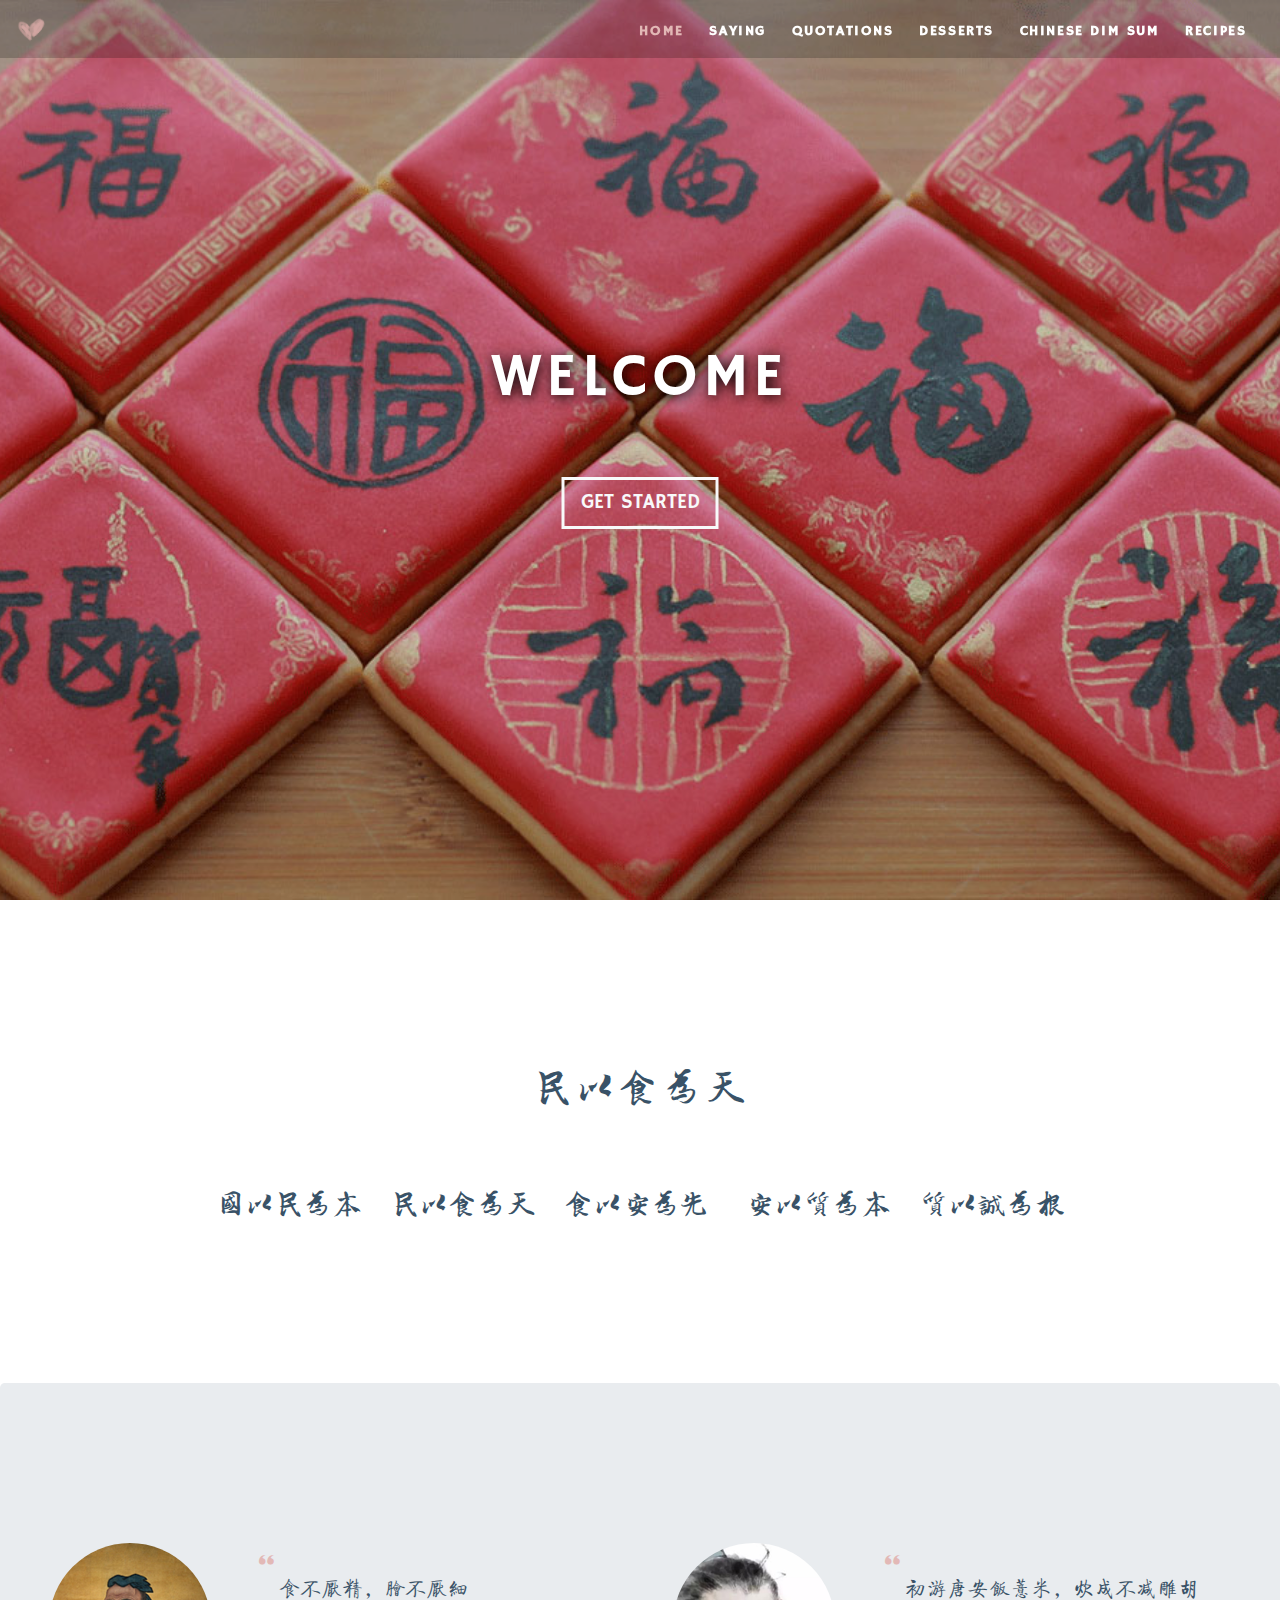
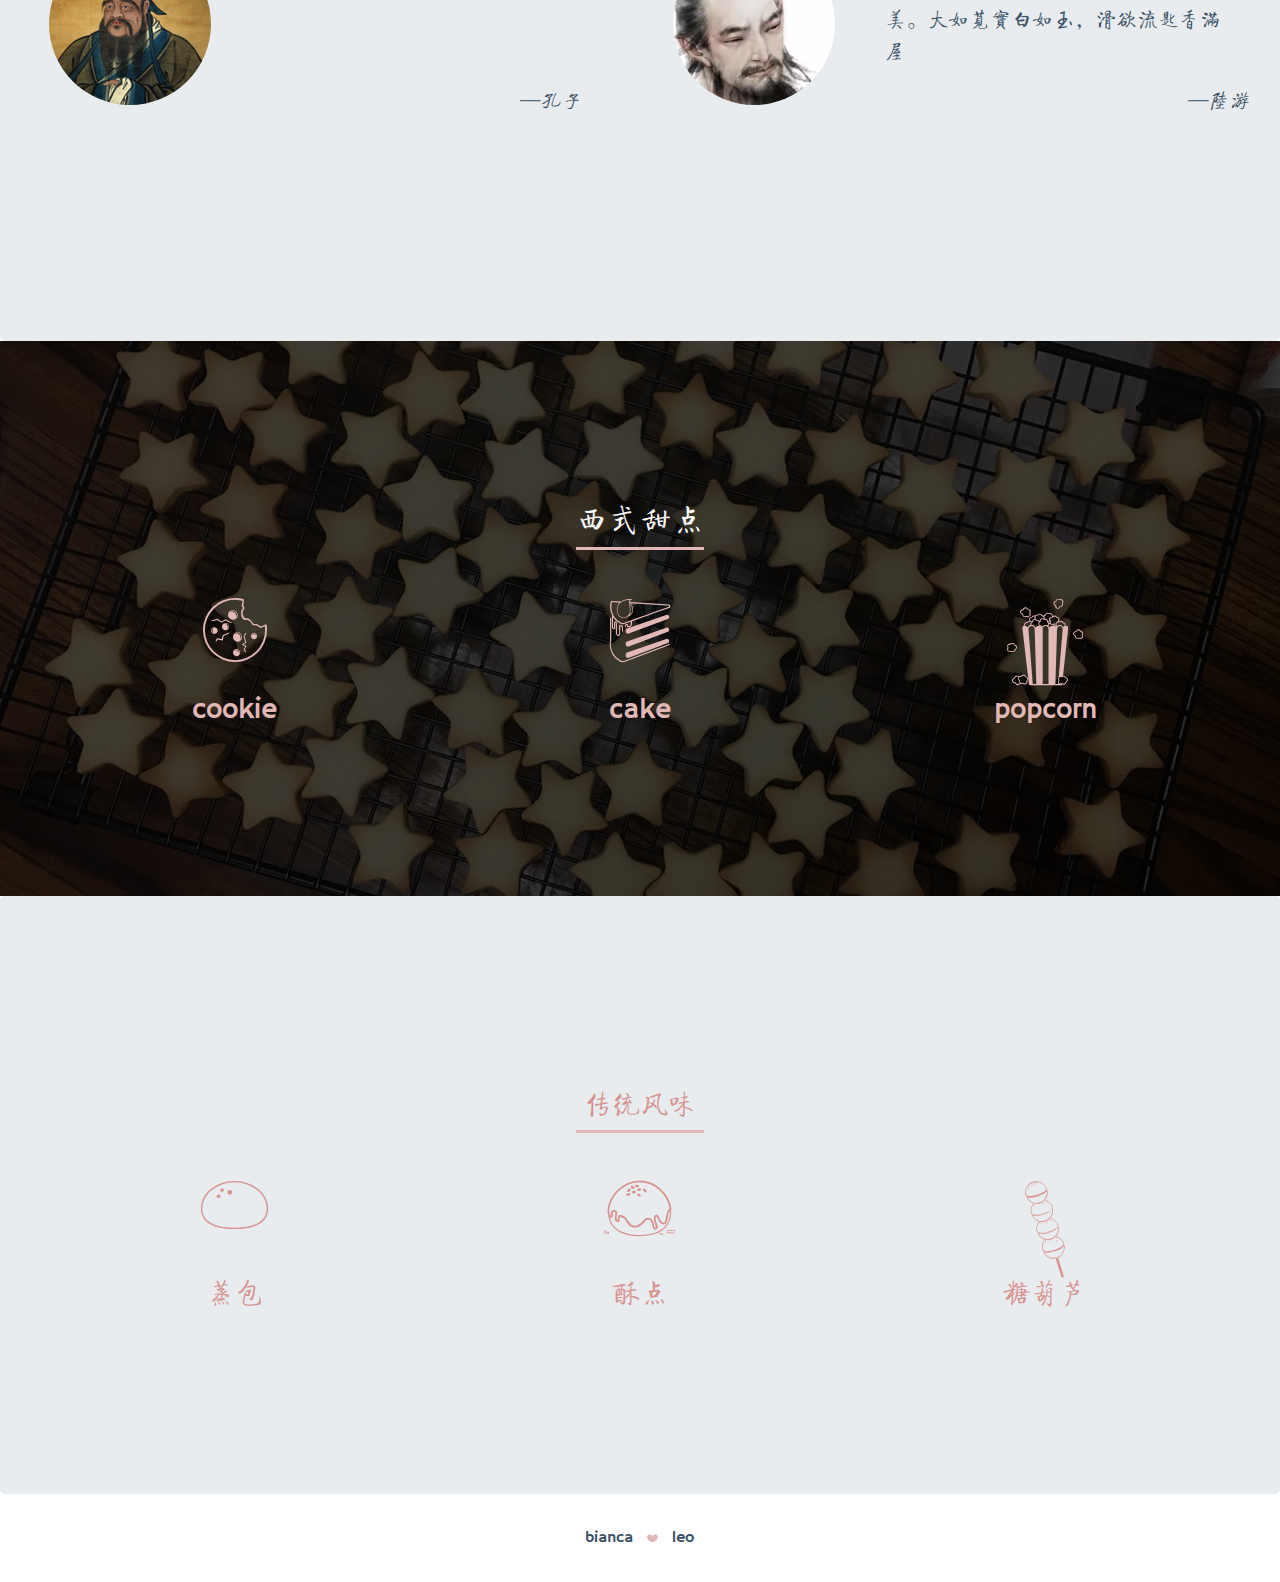
<file: index.html>
<!DOCTYPE html>
<html lang="en">
<head>
	<meta charset="UTF-8">
	<meta name="viewport" content="width=device-width, initial-scale=1.0">
	<title>Responsive Boostrap Theme</title>
	<link rel="stylesheet" href="bootstrap-4.2.1-dist/css/bootstrap.min.css">
	<link rel="stylesheet" href="css/fixed.css">
	<link rel="stylesheet" href="css/style.css">
	<link rel="stylesheet" href="css/iconfont.css">
	<!-- <link rel="stylesheet" href="https://use.fontawesome.com/releases/v5.7.2/css/all.css" integrity="sha384-fnmOCqbTlWIlj8LyTjo7mOUStjsKC4pOpQbqyi7RrhN7udi9RwhKkMHpvLbHG9Sr" crossorigin="anonymous"> -->
</head>
<body data-spy="scroll" data-target="#navbar-responsive" data-offset="50">

<!-- start home section  -->
	<div id="home">

		<!--  navigation  -->
		<nav class="navbar navbar-expand-md navbar-dark bg-dark fixed-top">
			<a href="#" class="navbar-brand"><img src="imgs/heart.png"></a>
			<button class="navbar-toggler" type="button" data-toggle="collapse" data-target="#navbar-responsive">
				<span class="navbar-toggler-icon"></span>
			</button>
			<div class="collapse navbar-collapse" id="navbar-responsive">
				<ul class="navbar-nav ml-auto">
					<li class="nav-item">
						<a href="index.html#home" class="nav-link active">Home</a>
					</li>
					<li class="nav-item">
						<a href="index.html#words" class="nav-link">saying</a>
					</li>
					<li class="nav-item">
						<a href="index.html#quotes" class="nav-link">quotations</a>
					</li>
					<li class="nav-item">
						<a href="index.html#food-west" class="nav-link">desserts</a>
					</li>
					<li class="nav-item">
						<a href="index.html#food-chn" class="nav-link">chinese dim sum</a>
					</li>
					<li class="nav-item">
						<a href="recipes.html" class="nav-link">recipes</a>
					</li>
				</ul>
			</div>
		</nav>
		<!--  end navigation  -->
		
		<!--  landing page section  -->
		<div class="landing">
			<div class="home-wrap">
				<div class="home-inner"></div>
			</div>
		</div>

		<div class="caption text-center">
			<h1>Welcome</h1>
			<a class="btn btn-outline-light btn-lg" href="#words">Get Started</a>
		</div>
		<!--  end landing page section  -->

	</div>
<!-- end home section -->
	
<!-- start words section  -->
	<div id="words">
		<div class="col-12 narrow text-center ">
			<h1>民以食为天</h1>
			<p class="lead">国以民为本&nbsp;&nbsp;&nbsp;&nbsp;民以食为天&nbsp;&nbsp;&nbsp;&nbsp;食以安为先&nbsp;&nbsp;&nbsp;&nbsp; 安以质为本&nbsp;&nbsp;&nbsp;&nbsp;质以诚为根 </p>
		</div>
	</div>
<!-- end words section -->

<!-- start quotes section  -->
	<div id="quotes">
		<div class="jumbotron">
			<div class="row">
				<div class="col-md-12 col-lg-6 md-space">
					<div class="row">
						<div class="col-md-4 text-center">
							<img src="imgs/kongzi_03.png" class="br50" alt="">
						</div>
						<div class="col-md-8 pb">
							<div class="col-md-8 col-lg-12">
								<blockquote>
									<i class="icon-double-quotation"></i>
									<span>食不厌精，脍不厌细</span>
									<cite class="kongzi">&#8212;孔子</cite>
								</blockquote>
							</div>
						</div>
					</div>
				</div>
				<div class="col-md-12 col-lg-6">
					<div class="row">
						<div class="col-md-4 text-center">
							<img src="imgs/luyou_03.png" class="br50" alt="">
						</div>
						<div class="col-md-8 pb pb-md">
							<blockquote>
								<i class="icon-double-quotation"></i>
								<span>初游唐安饭薏米，炊成不减雕胡美。大如苋实白如玉，滑欲流匙香满屋</span>
								<cite class="luyou">&#8212;陆游</cite>
							</blockquote>
						</div>
					</div>
				</div>
			</div>
		</div>
	</div>
<!-- end quotes section -->

<!-- start food-w section  -->
	<div id="food-west" class="offset fixed-background">
		<div class="fixed-wrap">	
			<div class="fixed">
			</div>		
		</div>
		<div class="row dark text-center">
			<div class="col-12">
				<h3 class="heading">西式甜点</h3>
				<div class="heading-line"></div>
			</div>
			<div class="col-md-4">
				<a href="recipes.html#cookie">
					<i class="icon-cookie"></i>
					<h3>cookie</h3>
				</a>
				
			</div>
			<div class="col-md-4">
				<a href="recipes.html#cake">
					<i class="icon-cake"></i>
					<h3>cake</h3>
				</a>
			</div>
			<div class="col-md-4">
				<a href="recipes.html#popcorn">
					<i class="icon-popcorn"></i>
					<h3>popcorn</h3>
				</a>
			</div>
		</div>
	</div>
<!-- end food-w section -->

<!-- start food-c section  -->
	<div id="food-chn">
		<div class="jumbotron">
			<div class="modPadding text-center">
				<div class="col-12 text-center">
					<h3 class="heading">传统风味</h3>
					<div class="heading-line"></div>
				</div>
				<div class="row text-center">
					<div class="col-md-4">
						<a href="recipes.html#bun">
							<i class="icon-bun"></i>
							<h3>蒸包</h3>
						</a>
					</div>
					<div class="col-md-4">
						<a href="recipes.html#pastry">
							<i class="icon-pastry"></i>
							<h3>酥点</h3>
						</a>
					</div>
					<div class="col-md-4">
						<a href="recipes.html#candied-haw">
							<i class="icon-candied-haw"></i>
							<h3>糖葫芦</h3>
						</a>
					</div>
				</div>
	

			</div>
		</div>
	</div>
<!-- end food-c section -->

	<div>
		<footer>
			<div class="row justify-content-center">
				<div class="col-md-5 text-center">
					bianca &nbsp;&nbsp;&nbsp;<i class="icon-heart"></i> &nbsp;&nbsp;&nbsp;leo
				</div>
			</div>
		</footer>
	</div>

	<script src="js/jquery-3.3.1.min.js"></script>
	<script src="bootstrap-4.2.1-dist/js/bootstrap.min.js"></script>
	<script src="js/script.js"></script>
</body>
</html>
</file>
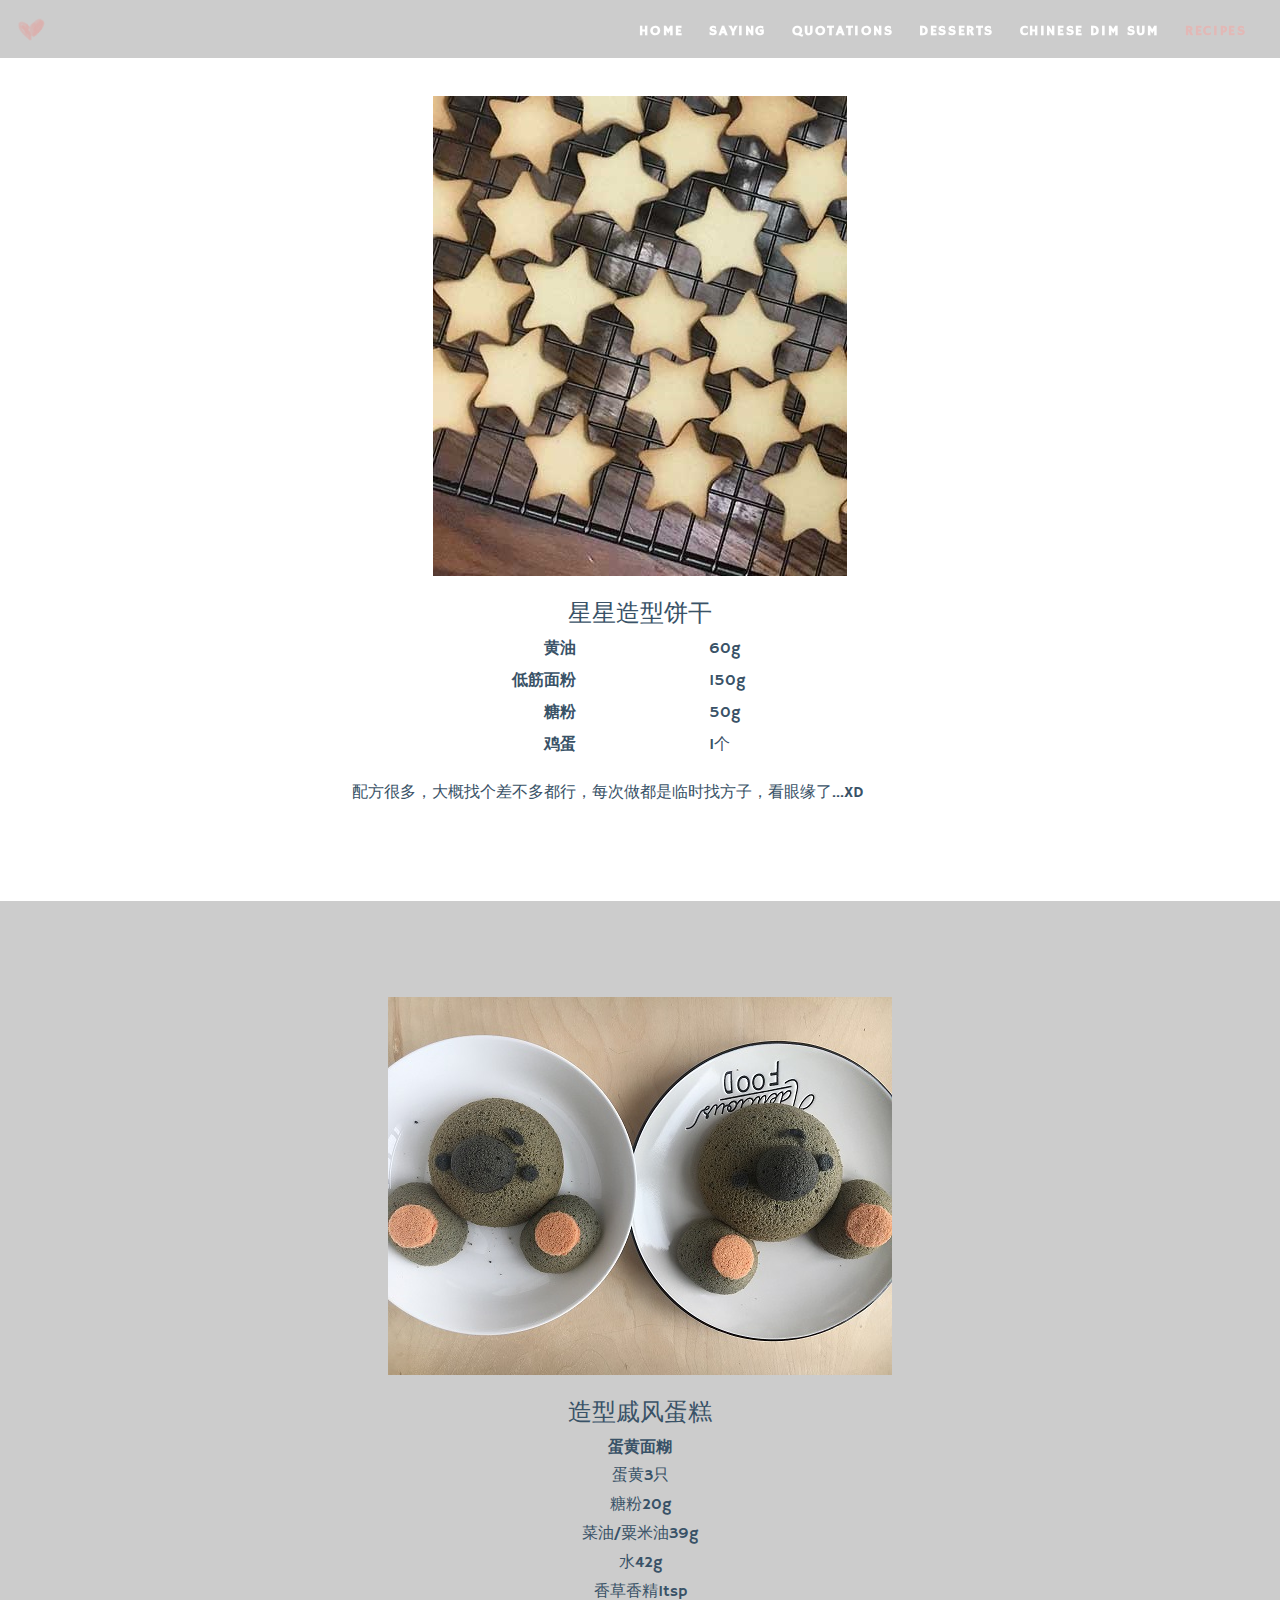
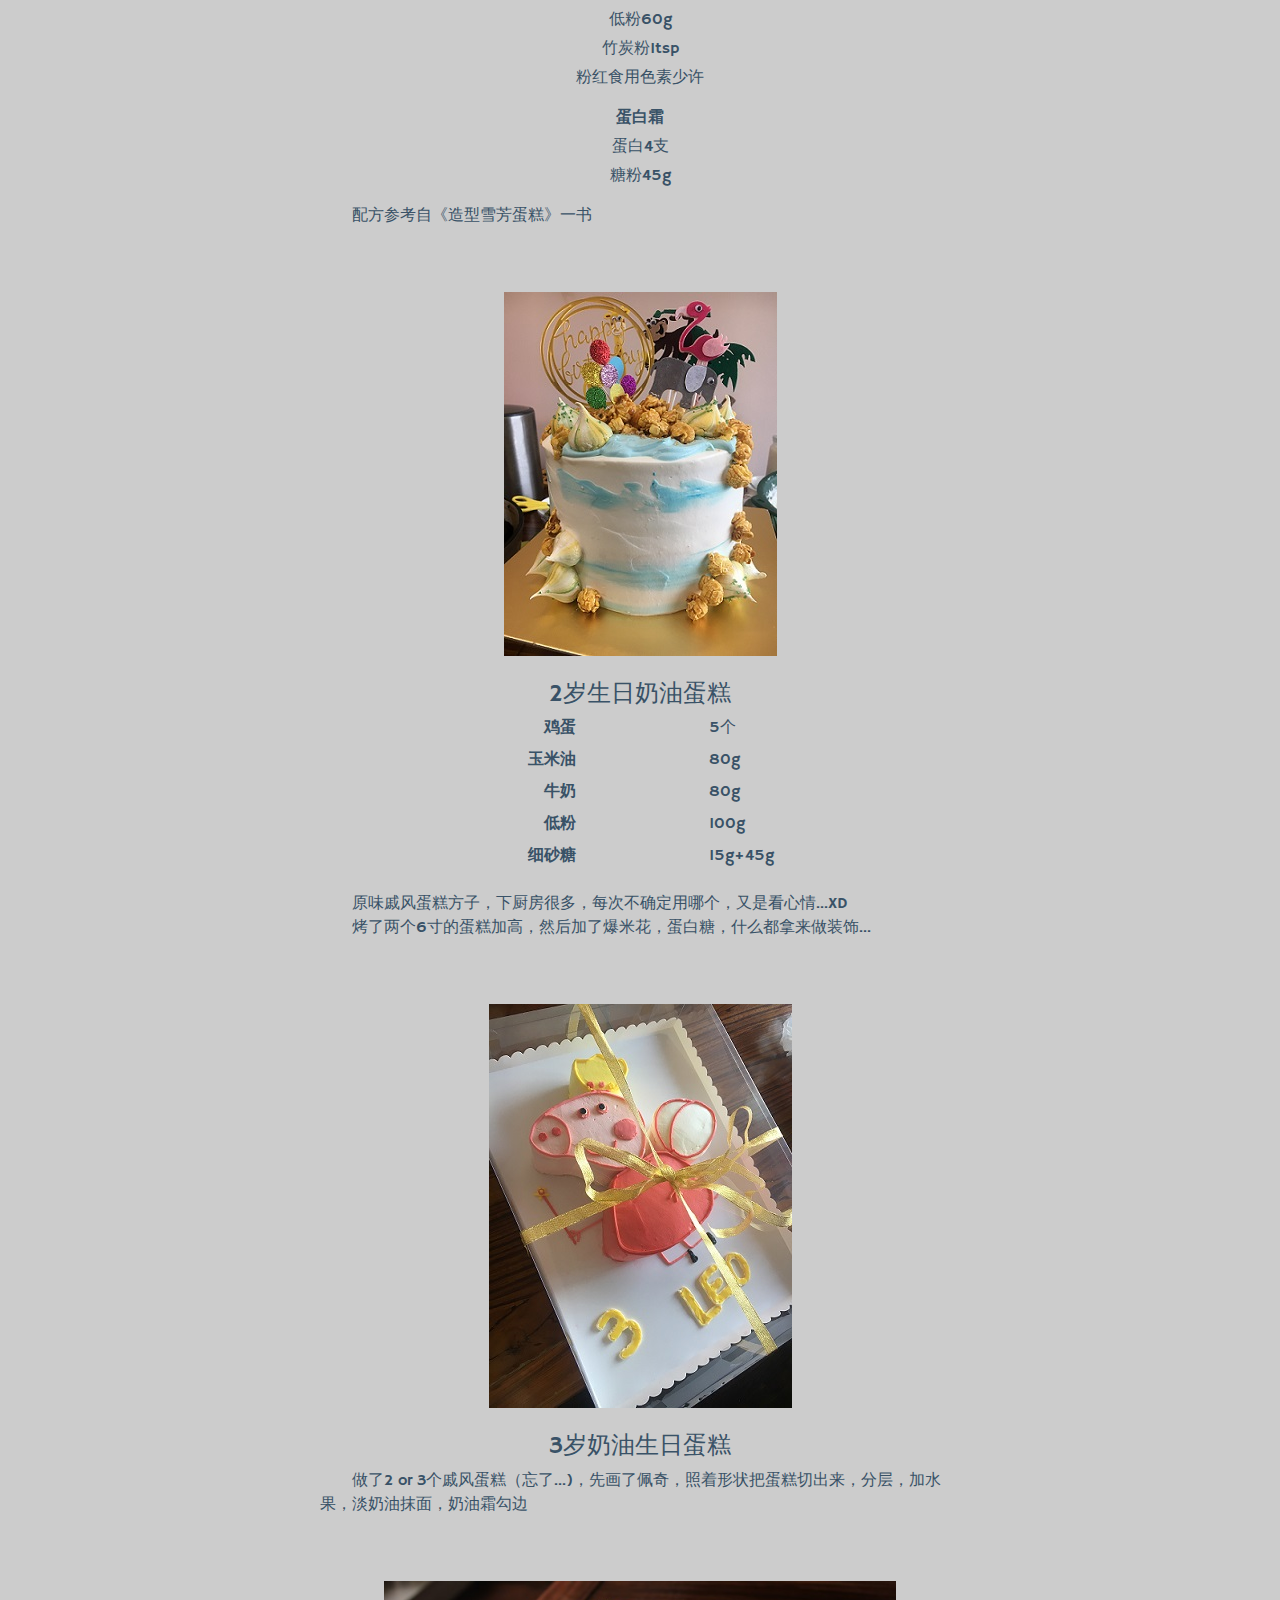
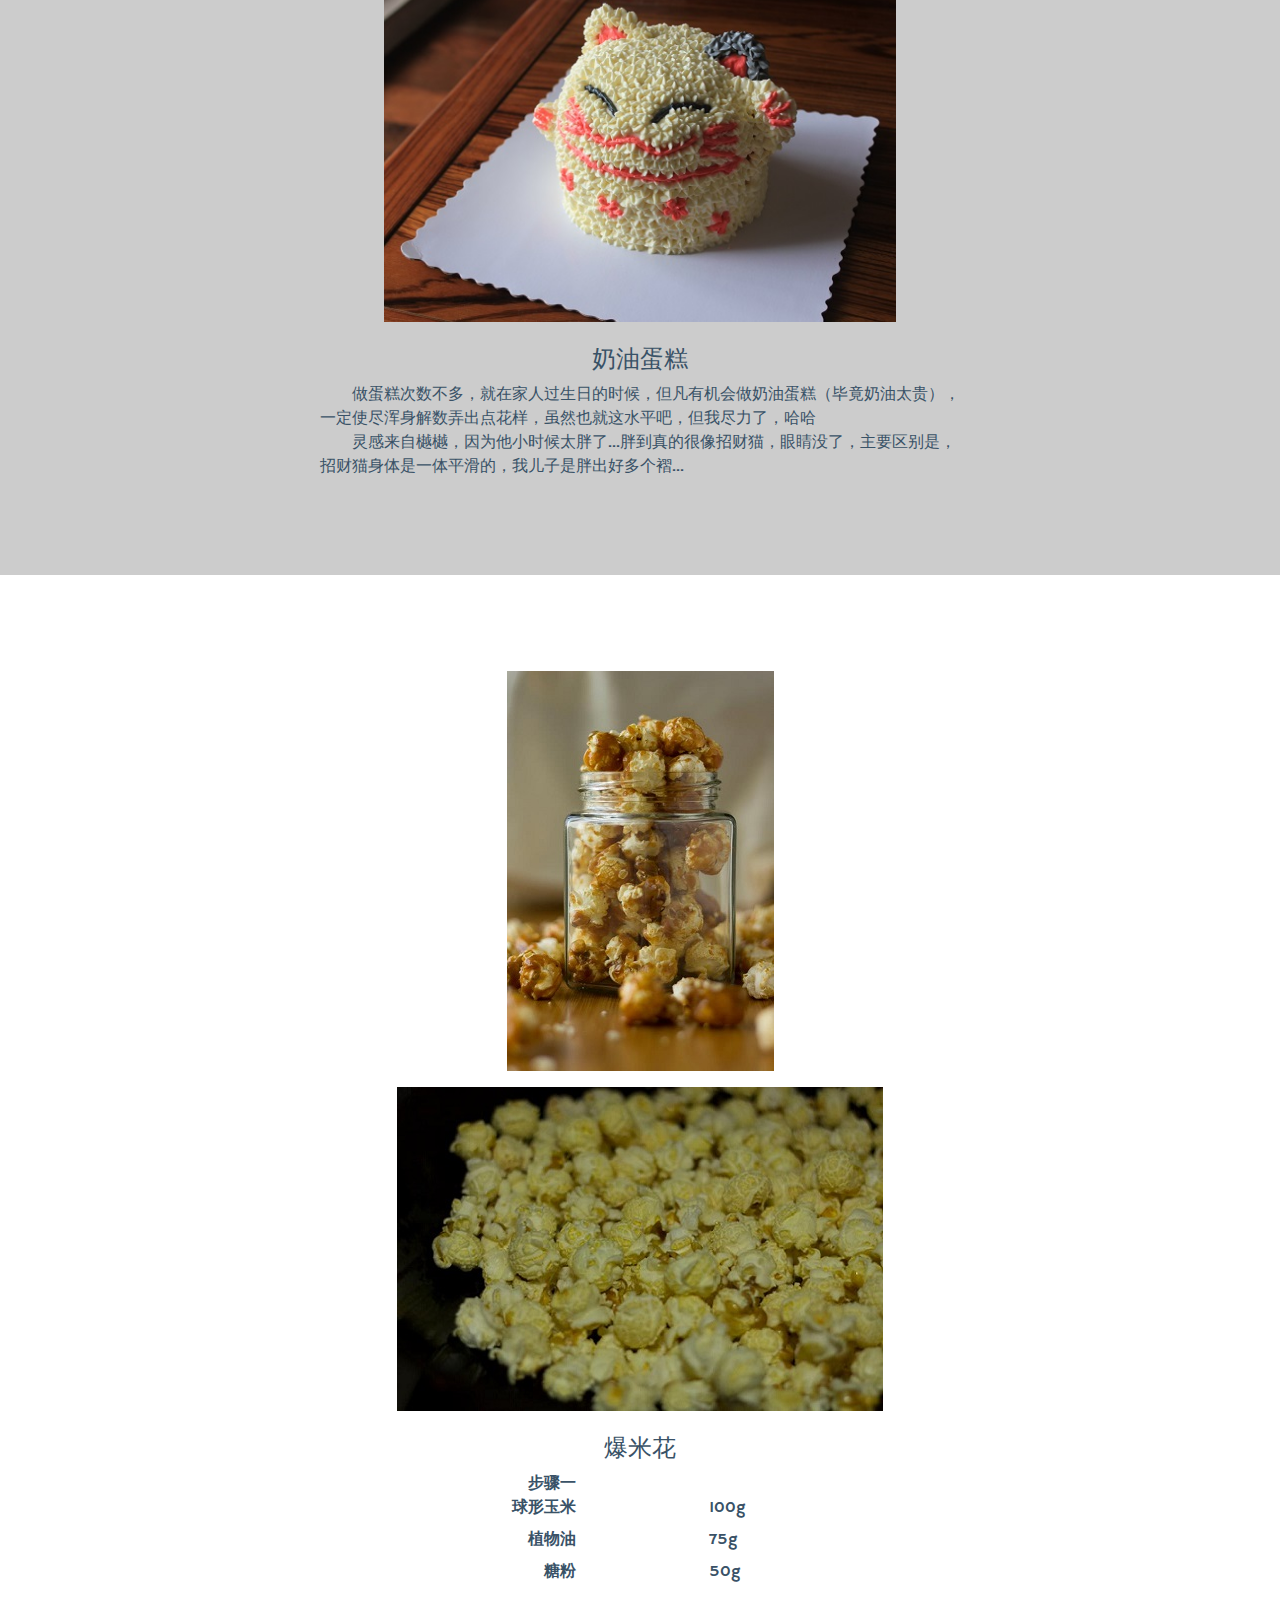
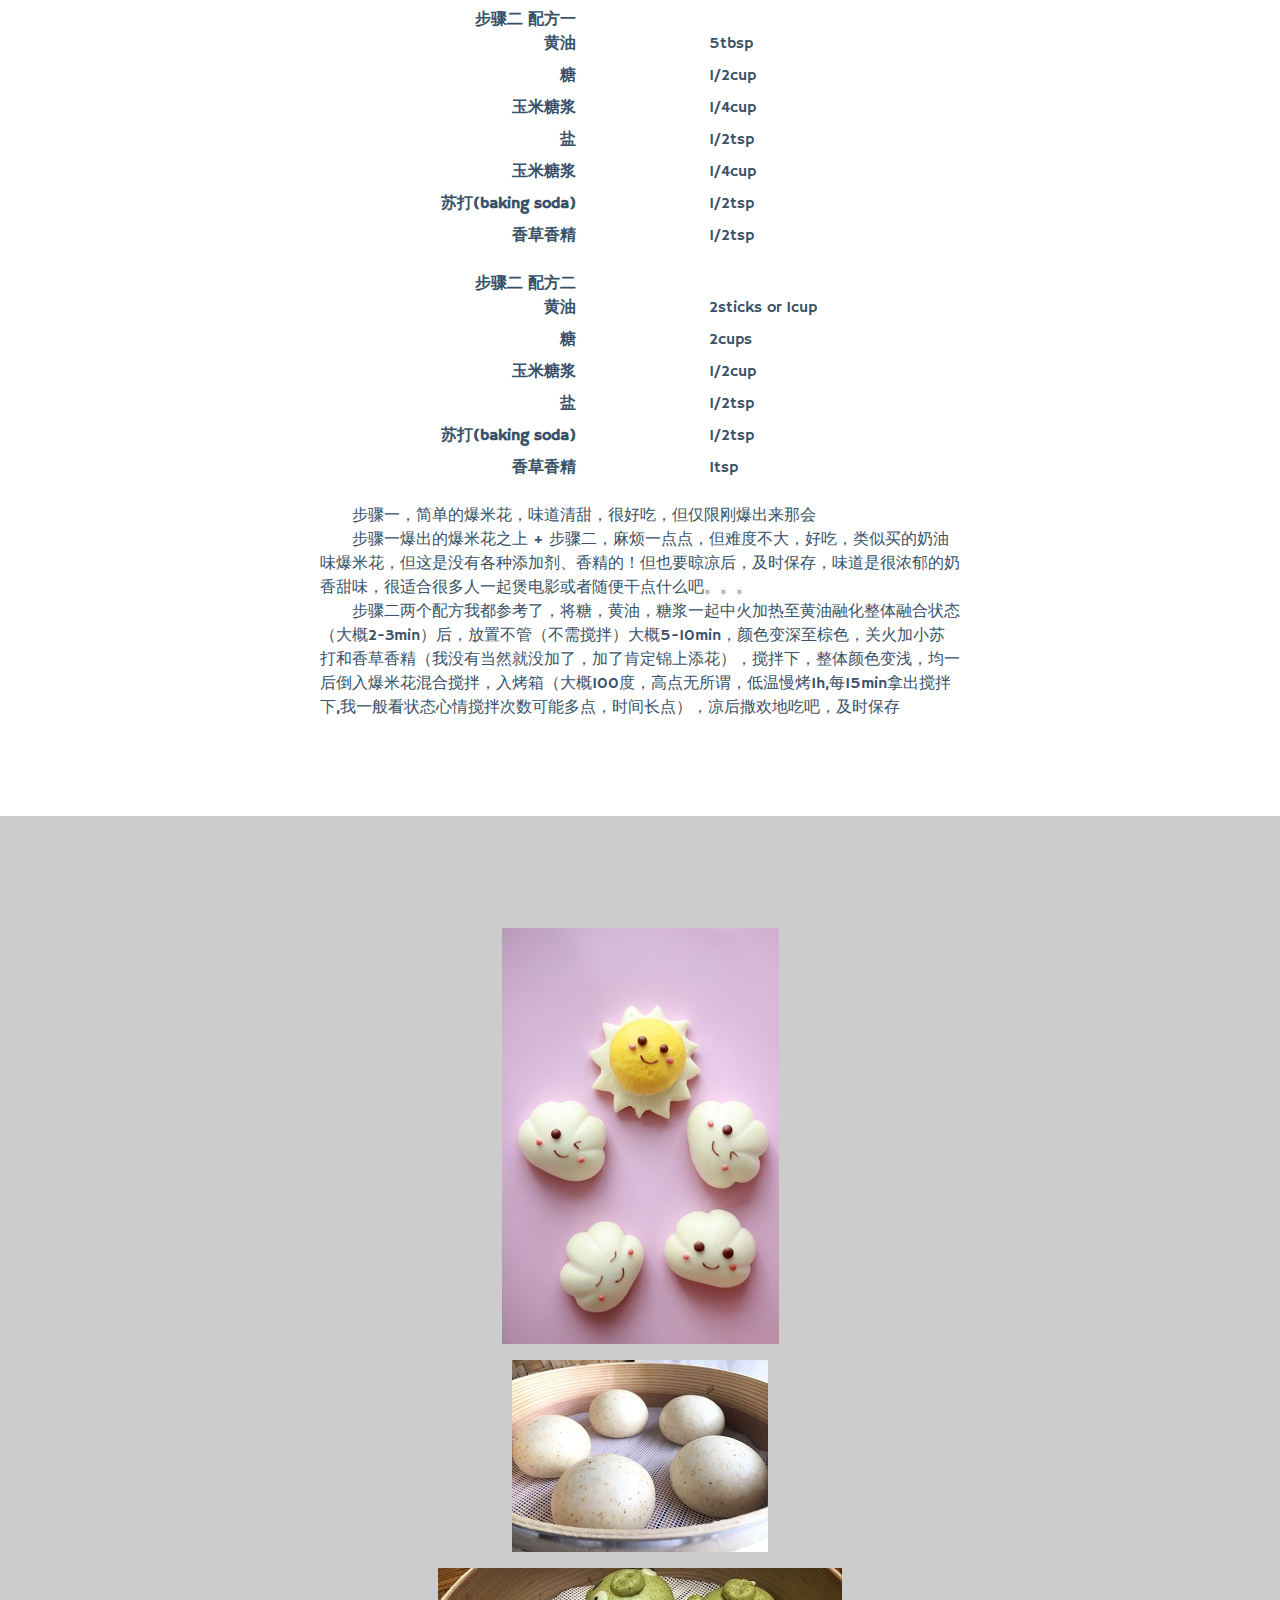
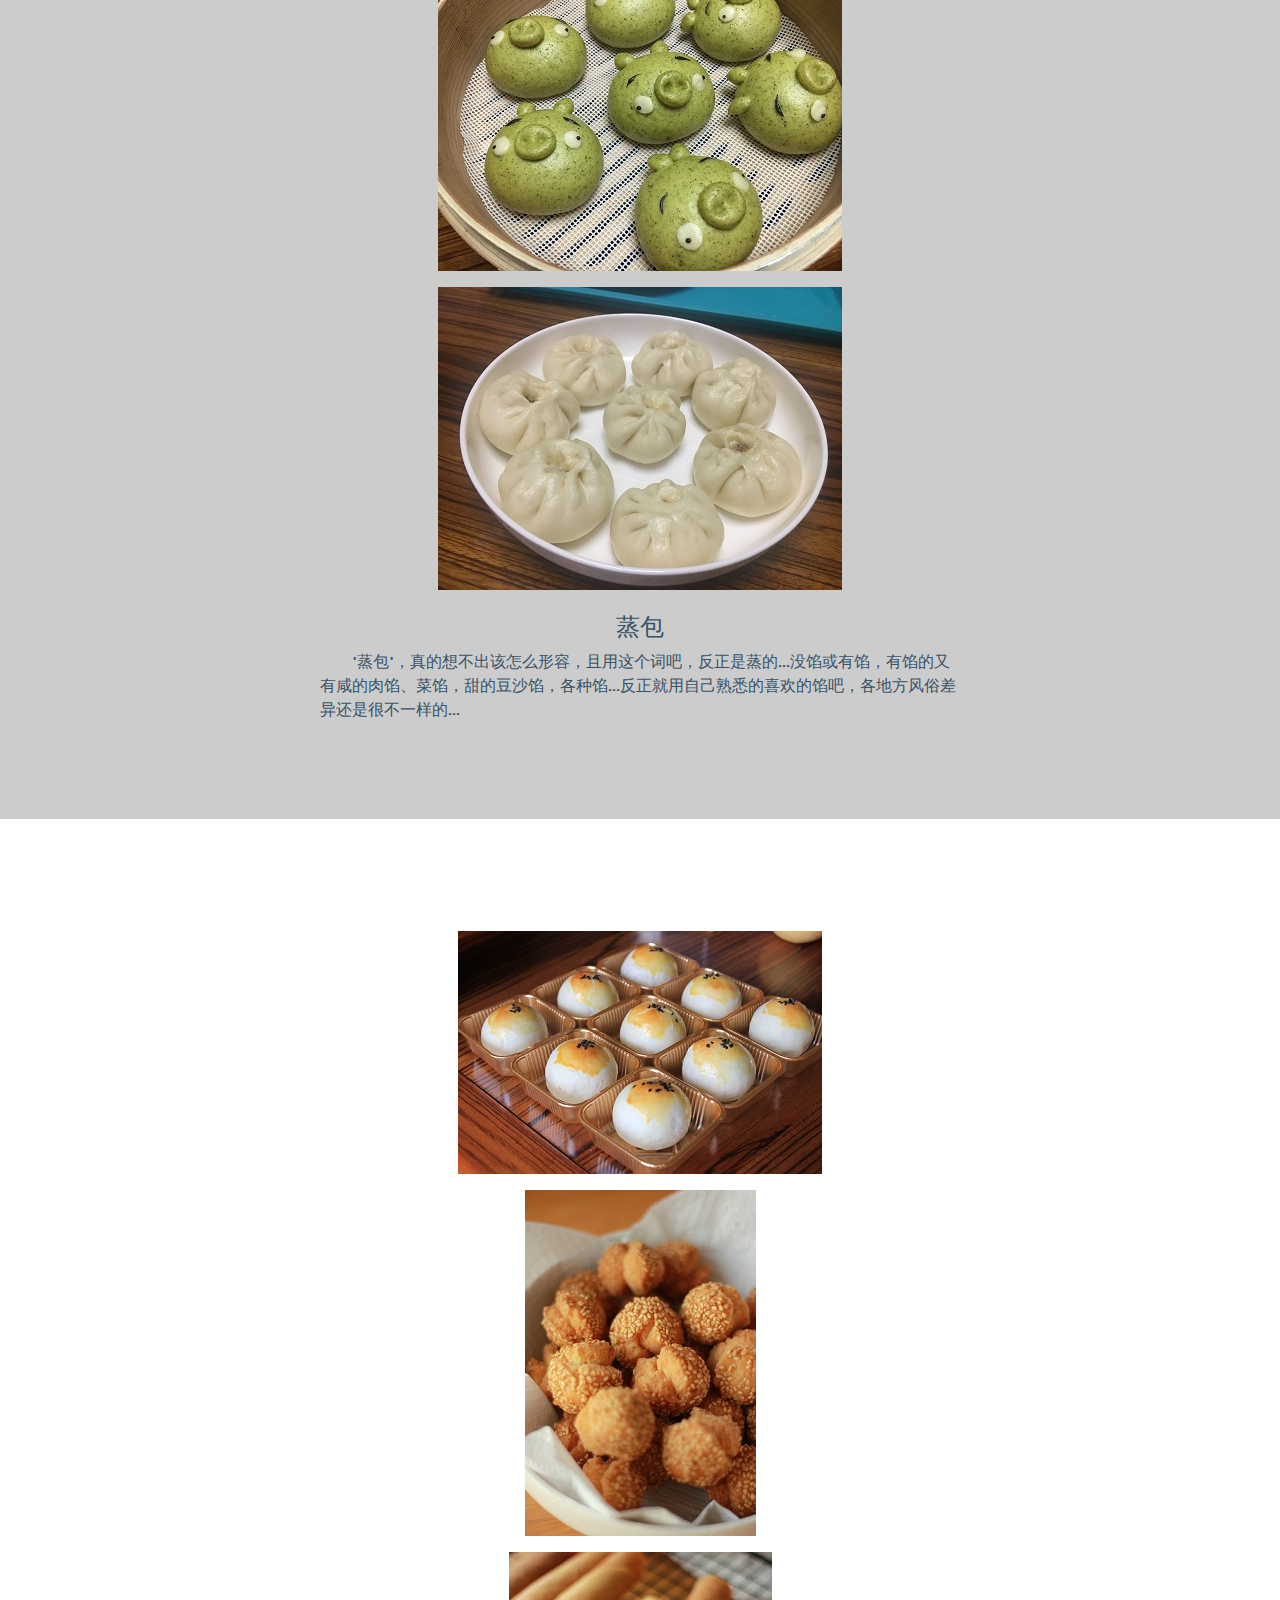
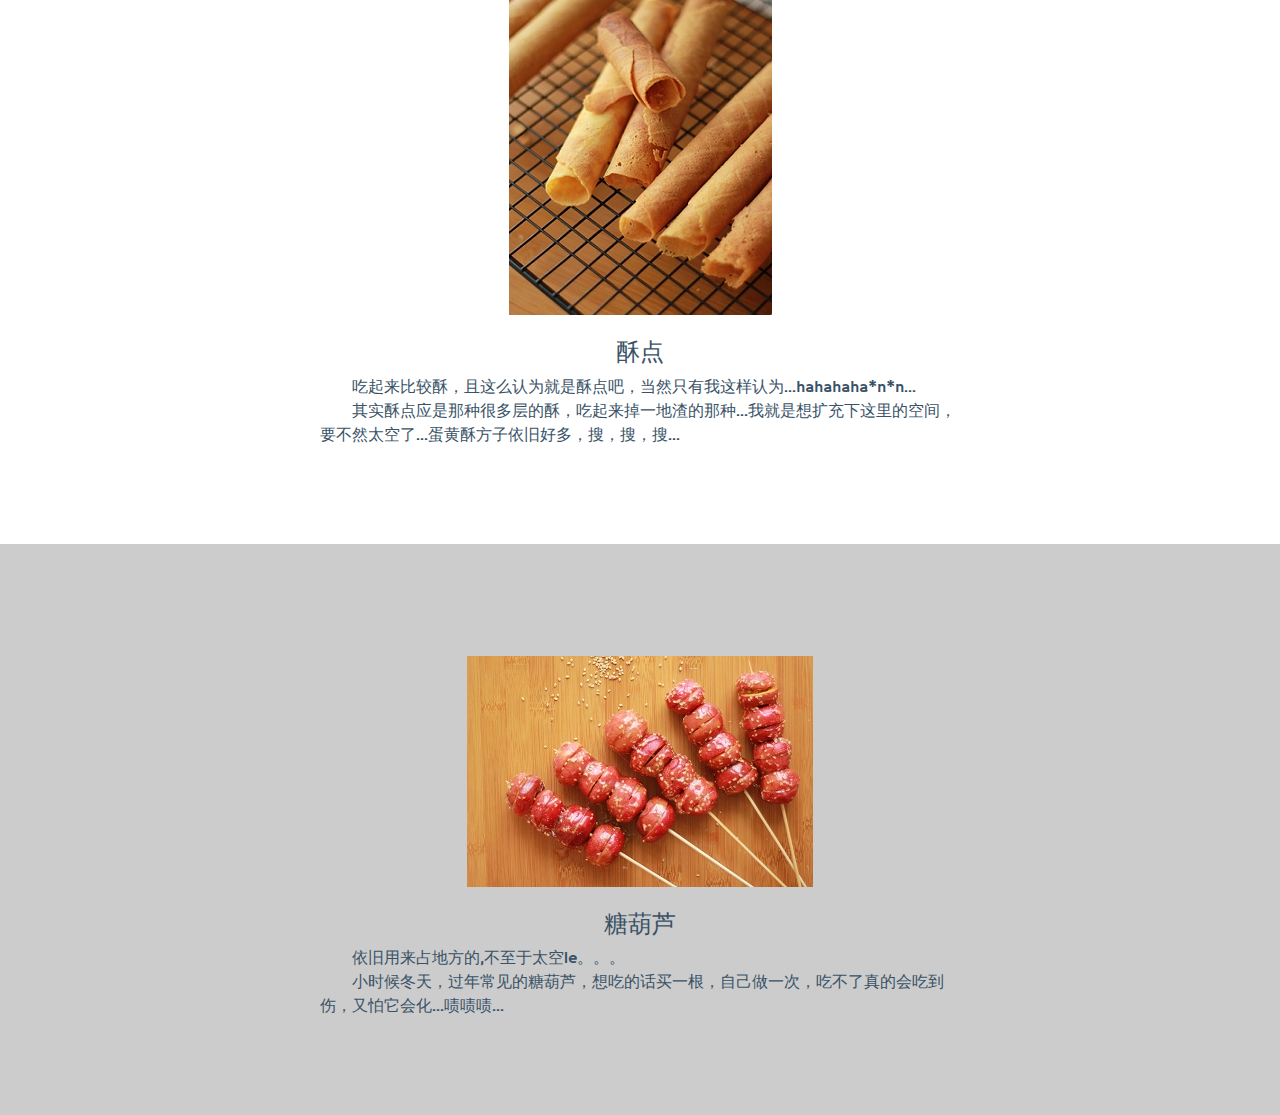
<file: recipes.html>
<!DOCTYPE html>
<html lang="en">
<head>
	<meta charset="UTF-8">
	<meta name="viewport" content="width=device-width, initial-scale=1.0">
	<link rel="stylesheet" href="bootstrap-4.2.1-dist/css/bootstrap.min.css">
	<link rel="stylesheet" href="css/style.css">
	<link rel="stylesheet" href="css/recipes.css">
</head>
	<body>
		<nav class="navbar navbar-expand-md navbar-dark bg-dark fixed-top">
				<a href="#" class="navbar-brand"><img src="imgs/heart.png"></a>
				<button class="navbar-toggler" type="button" data-toggle="collapse" data-target="#navbar-responsive">
					<span class="navbar-toggler-icon"></span>
				</button>
				<div class="collapse navbar-collapse" id="navbar-responsive">
					<ul class="navbar-nav ml-auto">
						<li class="nav-item">
							<a href="index.html#home" class="nav-link">Home</a>
						</li>
						<li class="nav-item">
							<a href="index.html#words" class="nav-link">saying</a>
						</li>
						<li class="nav-item">
							<a href="index.html#quotes" class="nav-link">quotations</a>
						</li>
						<li class="nav-item">
							<a href="index.html#food-west" class="nav-link">desserts</a>
						</li>
						<li class="nav-item">
							<a href="index.html#food-chn" class="nav-link">chinese dim sum</a>
						</li>
						<li class="nav-item">
							<a href="#" class="nav-link  active">recipes</a>
						</li>
					</ul>
				</div>
		</nav>
		<section id='cookie' class='category'>
			<article>
				<img src="imgs/cookie.jpg">
				<h4>星星造型饼干</h4>
				<dl>
					<dt>黄油</dt>
					<dd>60g</dd>
					<dt>低筋面粉</dt>
					<dd>150g</dd>
					<dt>糖粉</dt>
					<dd>50g</dd>
					<dt>鸡蛋</dt>
					<dd>1个</dd>
				</dl>
				<p>配方很多，大概找个差不多都行，每次做都是临时找方子，看眼缘了...XD</p>
			</article>
		</section>
		<section id='cake' class='category'>
			<article class="article-space">
				<img src="imgs/cake-01.JPG">
				<h4>造型戚风蛋糕</h4>
				<dl class="one-col">
					<dt>蛋黄面糊</dt>
					<dd>蛋黄3只</dd>
					<dd>糖粉20g</dd>
					<dd>菜油/粟米油39g</dd>
					<dd>水42g</dd>
					<dd>香草香精1tsp</dd>
					<dd>低粉60g</dd>
					<dd>竹炭粉1tsp</dd>
					<dd>粉红食用色素少许</dd>
				</dl>
				<dl class="one-col">
					<dt>蛋白霜</dt>
					<dd>蛋白4支</dd>
					<dd>糖粉45g</dd>
				</dl>
				<p>配方参考自《造型雪芳蛋糕》一书</p>
			</article>
			<article class="article-space">
				<img src="imgs/cake-02.JPG">
				<h4>2岁生日奶油蛋糕</h4>
				<dl>
					<dt>鸡蛋</dt>
					<dd>5个</dd>
					<dt>玉米油</dt>
					<dd>80g</dd>
					<dt>牛奶</dt>
					<dd>80g</dd>
					<dt>低粉</dt>
					<dd>100g</dd>
					<dt>细砂糖</dt>
					<dd>15g+45g</dd>
				</dl>
				<p>原味戚风蛋糕方子，下厨房很多，每次不确定用哪个，又是看心情...XD</p>
				<p>烤了两个6寸的蛋糕加高，然后加了爆米花，蛋白糖，什么都拿来做装饰...</p>
			</article>
			<article class="article-space">
				<img src="imgs/cake-03.JPG">
				<h4>3岁奶油生日蛋糕</h4>
				<p>做了2 or 3个戚风蛋糕（忘了...)，先画了佩奇，照着形状把蛋糕切出来，分层，加水果，淡奶油抹面，奶油霜勾边</p>
			</article>
			<article>
				<img src="imgs/cake-04.JPG">
				<h4>奶油蛋糕</h4>
				<p>做蛋糕次数不多，就在家人过生日的时候，但凡有机会做奶油蛋糕（毕竟奶油太贵），一定使尽浑身解数弄出点花样，虽然也就这水平吧，但我尽力了，哈哈</p>
				<p>灵感来自樾樾，因为他小时候太胖了...胖到真的很像招财猫，眼睛没了，主要区别是，招财猫身体是一体平滑的，我儿子是胖出好多个褶...</p>
			</article>
			
		</section>
		<section id='popcorn' class='category'>
			<article>
				<img src="imgs/popcorn-1.jpg">
				<img class='img-space' src="imgs/popcorn-2.jpg">
				<h4>爆米花</h4>
				<dl>
					<dt>步骤一</dt>
					<dt>球形玉米</dt>
					<dd>100g</dd>
					<dt>植物油</dt>
					<dd>75g</dd>
					<dt>糖粉</dt>
					<dd>50g</dd>
				</dl>
				<dl>
					<dt>步骤二 配方一</dt>
					<dt>黄油</dt>
					<dd>5tbsp</dd>
					<dt>糖</dt>
					<dd>1/2cup</dd>
					<dt>玉米糖浆</dt>
					<dd>1/4cup</dd>
					<dt>盐</dt>
					<dd>1/2tsp</dd>
					<dt>玉米糖浆</dt>
					<dd>1/4cup</dd>
					<dt>苏打(baking soda)</dt>
					<dd>1/2tsp</dd>
					<dt>香草香精</dt>
					<dd>1/2tsp</dd>
				</dl>
				<dl>
					<dt>步骤二 配方二</dt>
					<dt>黄油</dt>
					<dd>2sticks or 1cup</dd>
					<dt>糖</dt>
					<dd>2cups</dd>
					<dt>玉米糖浆</dt>
					<dd>1/2cup</dd>
					<dt>盐</dt>
					<dd>1/2tsp</dd>
					<dt>苏打(baking soda)</dt>
					<dd>1/2tsp</dd>
					<dt>香草香精</dt>
					<dd>1tsp</dd>
				</dl>
				<p>步骤一，简单的爆米花，味道清甜，很好吃，但仅限刚爆出来那会</p>
				<p>步骤一爆出的爆米花之上 + 步骤二，麻烦一点点，但难度不大，好吃，类似买的奶油味爆米花，但这是没有各种添加剂、香精的！但也要晾凉后，及时保存，味道是很浓郁的奶香甜味，很适合很多人一起煲电影或者随便干点什么吧。。。</p>
				<p>步骤二两个配方我都参考了，将糖，黄油，糖浆一起中火加热至黄油融化整体融合状态（大概2-3min）后，放置不管（不需搅拌）大概5-10min，颜色变深至棕色，关火加小苏打和香草香精（我没有当然就没加了，加了肯定锦上添花），搅拌下，整体颜色变浅，均一后倒入爆米花混合搅拌，入烤箱（大概100度，高点无所谓，低温慢烤1h,每15min拿出搅拌下,我一般看状态心情搅拌次数可能多点，时间长点），凉后撒欢地吃吧，及时保存
				</p>
			</article>
			
		</section>
		<section id='bun' class='category'>
			<article>
				<img src="imgs/cloud-bun.jpg" class='img-space'>
				<img src="imgs/bun-plain.jpg" class='img-space'>
				<img src="imgs/pig-bun.jpg" class='img-space'>
				<img src="imgs/bun-with-stuff.jpg" class='img-space'>
				<h4>蒸包</h4>
				<p>'蒸包'，真的想不出该怎么形容，且用这个词吧，反正是蒸的...没馅或有馅，有馅的又有咸的肉馅、菜馅，甜的豆沙馅，各种馅...反正就用自己熟悉的喜欢的馅吧，各地方风俗差异还是很不一样的...</p>
			</article>
		</section>
		<section id="pastry" class='category'>
			<article>
				<img src="imgs/pastry.jpg" class='img-space'>
				<img src="imgs/fried-bun.jpg" class='img-space'>
				<img src="imgs/eggroll.jpg" class='img-space'>
				<h4>酥点</h4>
				<p>吃起来比较酥，且这么认为就是酥点吧，当然只有我这样认为...hahahaha*n*n...</p>
				<p>其实酥点应是那种很多层的酥，吃起来掉一地渣的那种...我就是想扩充下这里的空间，要不然太空了...蛋黄酥方子依旧好多，搜，搜，搜...</p>
			</article>
		</section>
		<section id="candied-haw" class='category'>
			<article>
				<img src="imgs/candied-haw.jpg" class='img-space'>
				<h4>糖葫芦</h4>
				<p>依旧用来占地方的,不至于太空le。。。</p>
				<p>小时候冬天，过年常见的糖葫芦，想吃的话买一根，自己做一次，吃不了真的会吃到伤，又怕它会化...啧啧啧...</p>
			</article>
		</section>
	</body>
	<script src="js/jquery-3.3.1.min.js"></script>
	<script src="bootstrap-4.2.1-dist/js/bootstrap.min.js"></script>
</html>
</file>
<file: css/fixed.css>
.landing{
	display: table;
	width: 100%;
	height: 100vh;
	position: relative;

}

.home-wrap{
	transform: translate(0, 0);
	width: 100%;
	height: 100%;
	position: absolute;
	top: 0;
	left: 0;
}

.home-inner{
	display: block;
	top: 0;
	left: 0;
	width: 100%;
	height: 100%;
	background-size: cover;
	background-position: center center;

}
</file>
<file: css/style.css>
@import url('https://fonts.font.im/css?family=Hammersmith+One');
@font-face {
  font-family: 'LanTingJiXuShuFaTi-2';
  src: url('../font/LanTingJiXuShuFaTi-2.eot');
  src:
    url('../font/LanTingJiXuShuFaTi-2.eot?#font-spider') format('embedded-opentype'),
    url('../font/LanTingJiXuShuFaTi-2.woff2') format('woff2'),
    url('../font/LanTingJiXuShuFaTi-2.woff') format('woff'),
    url('../font/LanTingJiXuShuFaTi-2.ttf') format('truetype'),
    url('../font/LanTingJiXuShuFaTi-2.svg') format('svg');
  font-weight: normal;
  font-style: normal;
}

@font-face {
  font-family: 'FZQiTi-Full';
  src: url('../font/FZQiTi-Full.eot');
  src:
    url('../font/FZQiTi-Full.eot?#font-spider') format('embedded-opentype'),
    url('../font/FZQiTi-Full.woff2') format('woff2'),
    url('../font/FZQiTi-Full.woff') format('woff'),
    url('../font/FZQiTi-Full.ttf') format('truetype'),
    url('../font/FZQiTi-Full.svg') format('svg');
  font-weight: normal;
  font-style: normal;
}

@font-face {
  font-family: 'maobi';
  src: url('../font/maobi.eot');
  src:
    url('../font/maobi.eot?#font-spider') format('embedded-opentype'),
    url('../font/maobi.woff2') format('woff2'),
    url('../font/maobi.woff') format('woff'),
    url('../font/maobi.ttf') format('truetype'),
    url('../font/maobi.svg') format('svg');
  font-weight: normal;
  font-style: normal;
}

html{
	width: 100%;
	max-width: 100%;
}

body{
	position: relative;
	max-width: 100%;
	width: 100%;
	color: #395267;
	font-family: 'Hammersmith One', sans-serif;
}

.icon-cookie, .icon-cake{
	display: block;
 	font-size: 4rem;
 	margin-bottom: 0.5rem;
 }

.icon-cake, .icon-popcorn{
	margin-top: 3rem;
}

.icon-popcorn{
	display: block;
	font-size: 5.5rem;
	margin-bottom: 0.5rem;
}

.icon-bun{
	display: block;
  	font-size: 3rem;
  	margin-bottom: 1rem;
}

.icon-pastry{
	display: block;
  	font-size: 3.5rem;
  	margin-bottom: 1rem;
  	margin-top: 3rem;
}

.icon-candied-haw{
  	font-size: 6rem;
  	display: block;
  	margin-top: 3rem;
}

.icon-heart{
	font-size: 0.5rem;
}

.icon-double-quotation{
	font-size: 0.6rem;
}

/*--- navigation  --*/
.navbar{
	text-transform: uppercase;
	font-weight: 700;
	font-size: .9rem;
	letter-spacing: .1rem;
	background-color: rgba(0, 0, 0, 0.2)!important;
}

.navbar-brand img{
	height: 2rem;
}

.navbar-nav li{
	padding-right: 0.6rem;
}

.navbar-dark .navbar-nav .nav-link{
	padding-top: .8rem;
	color: white;
}

.navbar-dark .navbar-nav .nav-link:hover, 
.navbar-dark .navbar-nav .nav-link.active{
	color: #E2B8B6;
} 

/*---- landing page ----*/
.home-inner{
	background-image: url(../imgs/landing_m.jpg);
}

.caption{
	width: 100%;
	height: 100vh;
	position: absolute;
	left: 0;
	top: 0;
	background-color: rgba(0, 0, 0, 0.2);
	text-transform: uppercase;
	color: white;
}

.caption h1{
	position: absolute;
	font-size: 3.8rem;
	display: inline-block;
	top: 38%;
	left: 50%;
	transform: translateX(-50%);
	font-weight: 400;
	letter-spacing: 0.3rem;
	text-shadow: .1rem .1rem .8rem black;
}

.btn-lg{
	border-width: medium;
	border-radius: 0;
	position: absolute;
	top: 53%;
	left: 50%;
	transform: translateX(-50%);
}

.fixed-background{
	width: 100%;
	position: relative;
}

.fixed-wrap{
	transform: translate(0, 0);
	position: absolute;
	width: 100%;
	height: 100%;
	left: 0;
	top: 0;
}

.fixed{
	display: block;
	top: 0;
	left: 0;
	width: 100%;
	height: 100%;
	background-size: cover;
	background-position: center center;
	background-image:  url("../imgs/westbg_m.jpg");

	
}

.row{
	margin: 0;
}

.narrow{
	width: 75%;
	margin: 0rem auto;
}

#words h1, #words p{
    font-family: 'LanTingJiXuShuFaTi-2';
}

#food-chn h3, #food-west .col-12 h3{
 	 font-family: 'FZQiTi-Full';
}

#quotes span, #quotes cite{
	font-family: 'maobi';
	font-size: 1.3rem;
}

#words{
	padding-top: 10rem;
	padding-bottom: 10rem;
}

#words h1{
	font-size: 2.5rem;
	letter-spacing: 0.2rem;
	padding-bottom: 4rem;
	/* padding-top: 7rem; */
}

#words p{
	font-size: 1.8rem;
	/* padding-bottom: 7rem; */
}

.modPadding{
	padding: 2rem 1rem 1rem;
}

.heading-line{
	width: 8rem;
	height: 0.2rem;
	background-color: #E2B8B6;
	margin: 0 auto;
	margin-bottom: 3rem;
}

.offset{
	margin-top: -2rem;
}

.dark{
	position: relative;
	color: white;
	background-color: rgba(0, 0, 0, 0.75);
	padding: 10rem 2rem 10rem;
}

#words p{
	margin-bottom: 0;
}

.br50{
	/* width: 100%;
	overflow: hidden;
	clip-path: circle(38%); */
	border-radius: 50%;
}


.person1 img{
	/* width: 100%; */
}

.person2 img{
	/* width: 200%;
	position: relative;
	left: -30%; */
	
}

i{
	color: #E2B8B6;
}

h3 {
	color: #E2B8B6;
}

#food-west .col-12 h3{
	font-size: 2rem;
	color: #fff;
}

.fa-quote-left{
	margin:1rem;
}

blockquote span{
	position: relative;
	top: 2rem;
}

cite.kongzi{
	position: absolute;
	right: 0;
	top: 6rem;
}

cite.luyou{
	position: absolute;
	right: 0;
	top: 9rem;
}

footer{
	margin-bottom: 2rem;
}

.jumbotron{
	padding: 10rem 1rem;
}

.pb{
		padding-bottom: 8rem;
}

.md-space{
	padding-bottom: 0rem;
}

.pb-md{
	padding-bottom: 0rem;
}

#food-west a{
	text-decoration: none;
	color: #fdffdc;
}

#food-west a:hover h3, #food-west a:hover i{
	color: #fff;
	text-decoration: none;
}

#food-chn a{
	text-decoration: none;
}

#food-chn h3, #food-chn i{
	color: #d7938f;
}

#food-chn a:hover h3, #food-chn a:hover i{
	color: #831212;
}

/*============ BOOTSTRAP BREAK POINTS:

Extra small (xs) devices (portrait phones, less than 576px)
No media query since this is the default in Bootstrap

Small (sm) devices (landscape phones, 576px and up)
@media (min-width: 576px) { ... }

Medium (md) devices (tablets, 768px and up)
@media (min-width: 768px) { ... }

Large (lg) devices (desktops, 992px and up)
@media (min-width: 992px) { ... }

Extra (xl) large devices (large desktops, 1200px and up)
@media (min-width: 1200px) { ... }

=============*/
@media screen and (min-width: 576px) {
	.home-inner{
		background-image: url(../imgs/landing_md.jpg);
	}

	.fixed{
		background-image: url("../imgs/westbg_md.jpg");
	}

	.btn-lg{
		top: 65%;
	}
}



@media screen and (min-width: 768px) {
	.pb{
		padding-bottom: 0;
	}

	.btn-lg{
		top: 53%;
	}

	cite.kongzi{
		top: 9rem;
	}

	.icon-cookie, .icon-cake{
		margin-top: 0;
	 	margin-bottom: 2rem;
	 }

	.icon-popcorn{
		margin-top: 0;
		margin-bottom: 0.5rem;
	}

	.icon-bun{
	  	margin-bottom: 3rem;
	}
	
	.icon-pastry{
	  	margin-bottom: 2.5rem;
	  	margin-top: 0;
	}
	
	.icon-candied-haw{
	  	margin-top: 0;
	}

	.md-space{
		padding-bottom: 6rem;
	}

	.pb-md{
		padding-bottom: 8rem;
		padding-left: 2rem;
	}

	

}

@media screen and (min-width: 992px) {

	.home-inner{
		background-image: url(../imgs/landingbg.jpg);
	}

	.fixed{
		background-image: url("../imgs/westbg.jpg");
	}

	cite.kongzi{
		right: 8%;
	}

	.md-space{
		padding-bottom: 0rem;
	}

	
}
</file>
<file: css/iconfont.css>
@font-face {
  font-family: 'icomoon';
  src:  url('../font/icomoon.eot?wrevsy');
  src:  url('../font/icomoon.eot?wrevsy#iefix') format('embedded-opentype'),
    url('../font/icomoon.ttf?wrevsy') format('truetype'),
    url('../font/icomoon.woff?wrevsy') format('woff'),
    url('../font/icomoon.svg?wrevsy#icomoon') format('svg');
  font-weight: normal;
  font-style: normal;
}

[class^="icon-"], [class*=" icon-"] {
  /* use !important to prevent issues with browser extensions that change fonts */
  font-family: 'icomoon' !important;
  speak: none;
  font-style: normal;
  font-weight: normal;
  font-variant: normal;
  text-transform: none;
  line-height: 1;

  /* Better Font Rendering =========== */
  -webkit-font-smoothing: antialiased;
  -moz-osx-font-smoothing: grayscale;
}

.icon-pastry:before {
  content: "\e90a";
}
.icon-bun:before {
  content: "\e905";
}
.icon-cake:before {
  content: "\e906";
}
.icon-candied-haw:before {
  content: "\e907";
}
.icon-cookie:before {
  content: "\e908";
}
.icon-double-quotation:before {
  content: "\e909";
}
.icon-popcorn:before {
  content: "\e90b";
}
.icon-body:before {
  content: "\e900";
}
.icon-fruit:before {
  content: "\e901";
}
.icon-gm:before {
  content: "\e902";
}
.icon-season:before {
  content: "\e903";
}
.icon-heart:before {
  content: "\e904";
}
</file>
<file: css/recipes.css>
section{
	width: 100%;
	min-height: 30vh;
}

section.category{
	padding-bottom: 6rem;
	padding-top: 6rem;
}

section:nth-child(2n+1){
	background-color: rgba(0, 0, 0, 0.2);
}

section img{
	display: block;
	margin: 0 auto;
	width: auto;
	max-width: 40%;
	height: auto;
}

article.article-space{
	margin-bottom: 4rem;
}

section h4{
	text-align: center;
	margin-top: 1.5rem;
}

section p{
	width: 50%;
	margin: 0 auto;
	text-indent: 2rem;
}

.img-space{
	margin-top: 1rem;
}

.one-col dt{
	margin-right: 0;
    font-weight: 700;
    margin-left: 0;
    width: 100%;
    text-align: center;
    display: block;
}

.one-col dd{
    width: 100%;
    display: block;
    margin: 0.3rem auto;
    text-align: center;
}

dt{
	margin-right: 10%;
	font-weight: 700;
	margin-left: 15%;
	width: 30%;
	text-align: right;
	display: inline-block;
}

dd{
	margin-bottom: .5rem;
	margin-left: 0;
	width: 30%;
	display: inline-block;
}


@media screen and (max-width: 576px) {
	section img{
		max-width: 60%;
	}

	section p{
		max-width: 70%;
	}

	dt{
		margin-right: 10%;
		font-weight: 700;
		margin-left: 15%;
		width: 30%;
		text-align: right;
		display: inline-block;
	}

	dd{
		margin-bottom: .5rem;
		margin-left: 0;
		width: 30%;
		display: inline-block;
	}
	
	#popcorn p{
		width: 70%;
	}

}
</file>
